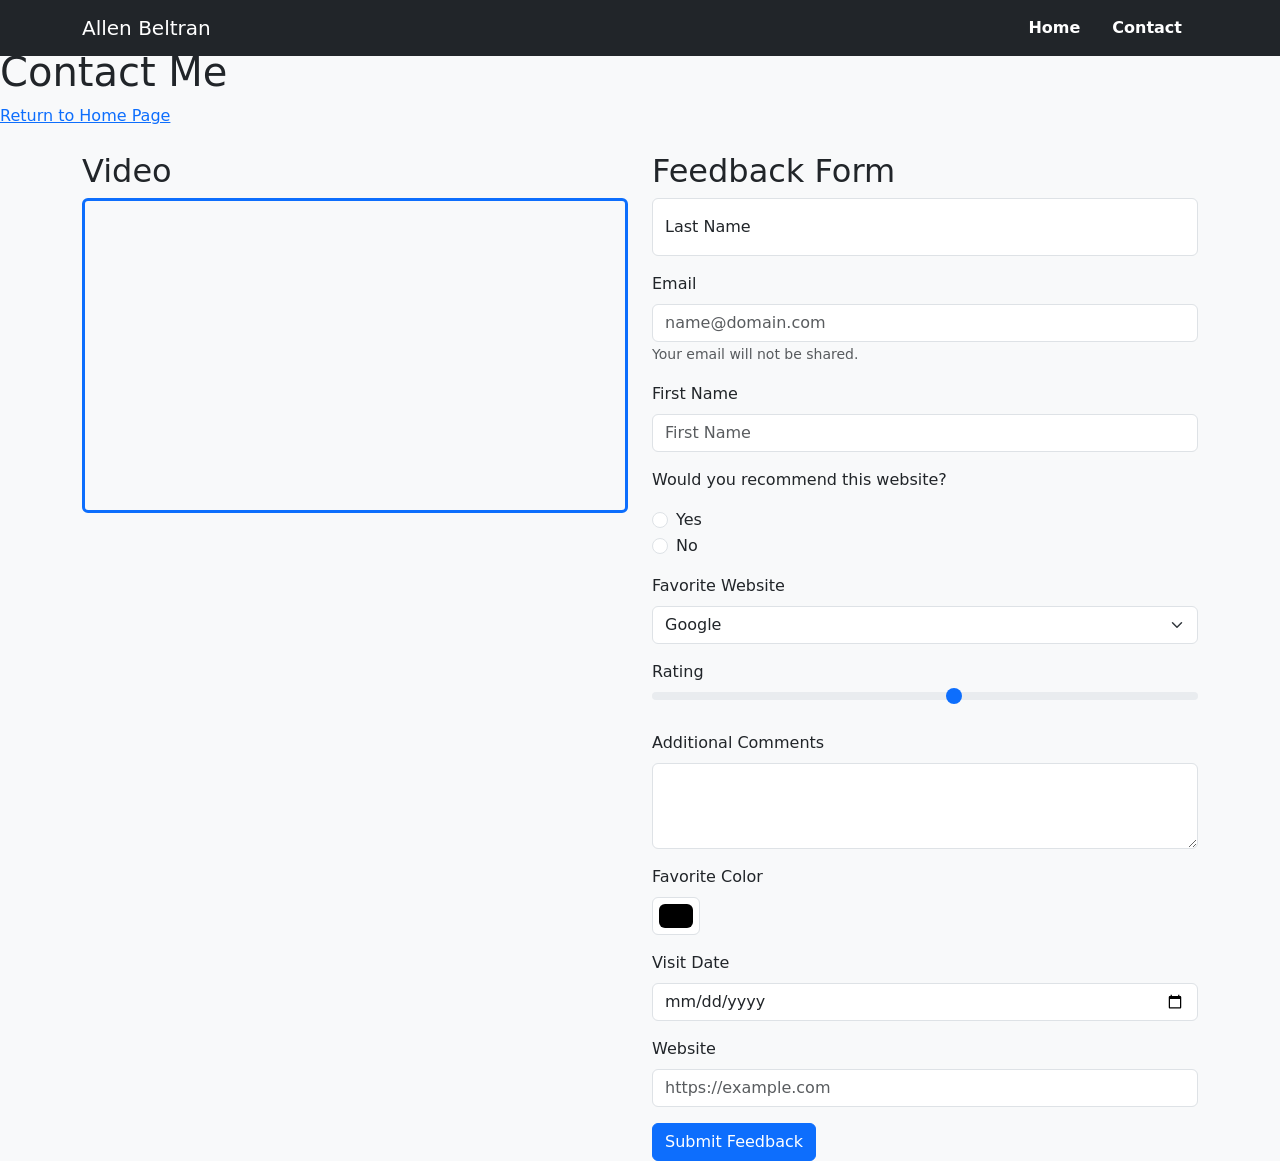
<file: ContactMe.html>
<!DOCTYPE html>
<html lang="en">

<head>
    <meta charset="UTF-8">
    <meta name="viewport" content="width=device-width, initial-scale=1.0">
    <title>Contact Me</title>
    <link href="https://cdn.jsdelivr.net/npm/bootstrap@5.3.8/dist/css/bootstrap.min.css" rel="stylesheet"
        integrity="sha384-sRIl4kxILFvY47J16cr9ZwB07vP4J8+LH7qKQnuqkuIAvNWLzeN8tE5YBujZqJLB" crossorigin="anonymous">
</head>

<body class="bg-light pt-5">
    <nav class="navbar navbar-dark bg-dark fixed-top">
        <div class="container">
            <a class="navbar-brand" href="index.html">Allen Beltran</a>
            <ul class="nav fw-bold">
                <li class="nav-item">
                    <a class="nav-link text-white" href="index.html">Home</a>
                </li>
                <li class="nav-item">
                    <a class="nav-link text-white" href="ContactMe.html">Contact</a>
                </li>
            </ul>
        </div>
    </nav>
    <h1>Contact Me</h1>
    <p><a href="index.html"> Return to Home Page</a></p>
    <div class="container mt-4">
        <div class="row g-4">
            <div class="col-md-6">


                <h2>Video</h2>
                <iframe class="border border-3 border-primary rounded w-100" width="560" height="315"
                    src="https://www.youtube.com/embed/QC8iQqtG0hg?si=w1Q6LYq-YWy2hZix" title="YouTube video player"
                    allow="accelerometer; autoplay; clipboard-write; encrypted-media; gyroscope; picture-in-picture; web-share"
                    referrerpolicy="strict-origin-when-cross-origin" allowfullscreen></iframe>
            </div>
            <div class="col-md-6">

                <h2>Feedback Form</h2>
                <form name="feedback">
                    <div class="form-floating mb-3">
                        <input type="text" class="form-control" id="lname" name="lname" placeholder="Last Name"
                            required>
                        <label for="lname">Last Name</label>
                    </div>
                    <div class="mb-3">
                        <label for="mail" class="form-label">Email</label>
                        <input type="email" class="form-control" id="mail" name="mail" placeholder="name@domain.com"
                            aria-describedby="emailHelp">
                        <small id="emailHelp" class="form-text text-muted">
                            Your email will not be shared.
                        </small>
                    </div>

                    <div class="mb-3">
                        <label for="fname" class="form-label">First Name</label>
                        <input type="text" class="form-control" id="fname" name="fname" placeholder="First Name"
                            required>
                    </div>

                    <div class="mb-3">
                        <p>Would you recommend this website?</p>

                        <div class="form-check">
                            <input class="form-check-input" type="radio" name="recommend" id="recommendYes" value="yes">
                            <label class="form-check-label" for="recommendYes">Yes</label>
                        </div>

                        <div class="form-check">
                            <input class="form-check-input" type="radio" name="recommend" id="recommendNo" value="no">
                            <label class="form-check-label" for="recommendNo">No</label>
                        </div>
                    </div>
                    <div class="mb-3">
                        <label for="favorite" class="form-label">Favorite Website</label>
                        <select id="favorite" name="favorite" class="form-select">
                            <option value="google">Google</option>
                            <option value="facebook">Facebook</option>
                            <option value="twitter">Twitter</option>
                            <option value="time">Time</option>
                        </select>
                    </div>

                    <div class="mb-3">
                        <label for="rating" class="Form-label">Rating</label>
                        <input type="range" class="form-range" id="rating" name="rating" min="1" max="10">
                    </div>
                    <div class="mb-3">
                        <label for="comment" class="form-label">Additional Comments</label>
                        <textarea class="form-control" id="comment" name="comment" rows="3"></textarea>
                    </div>

                    <div class="mb-3">
                        <label for="color" class="form-label">Favorite Color</label>
                        <input type="color" class="form-control form-control-color" id="color" name="color">
                    </div>


                    <div class="mb-3">
                        <label for="date" class="form-label">Visit Date</label>
                        <input type="date" class="form-control" id="date" name="date">
                    </div>

                    <div class="mb-3">
                        <label for="website" class="form-label">Website</label>
                        <input type="url" class="form-control" id="website" name="website"
                            placeholder="https://example.com">
                    </div>
                    <input type="submit" name="submit" class="btn btn-primary" value="Submit Feedback">

                </form>
            </div>
        </div>
    </div>
    <script src="https://cdn.jsdelivr.net/npm/bootstrap@5.3.8/dist/js/bootstrap.bundle.min.js"
        integrity="sha384-FKyoEForCGlyvwx9Hj09JcYn3nv7wiPVlz7YYwJrWVcXK/BmnVDxM+D2scQbITxI"
        crossorigin="anonymous"></script>
</body>

</html>
</file>
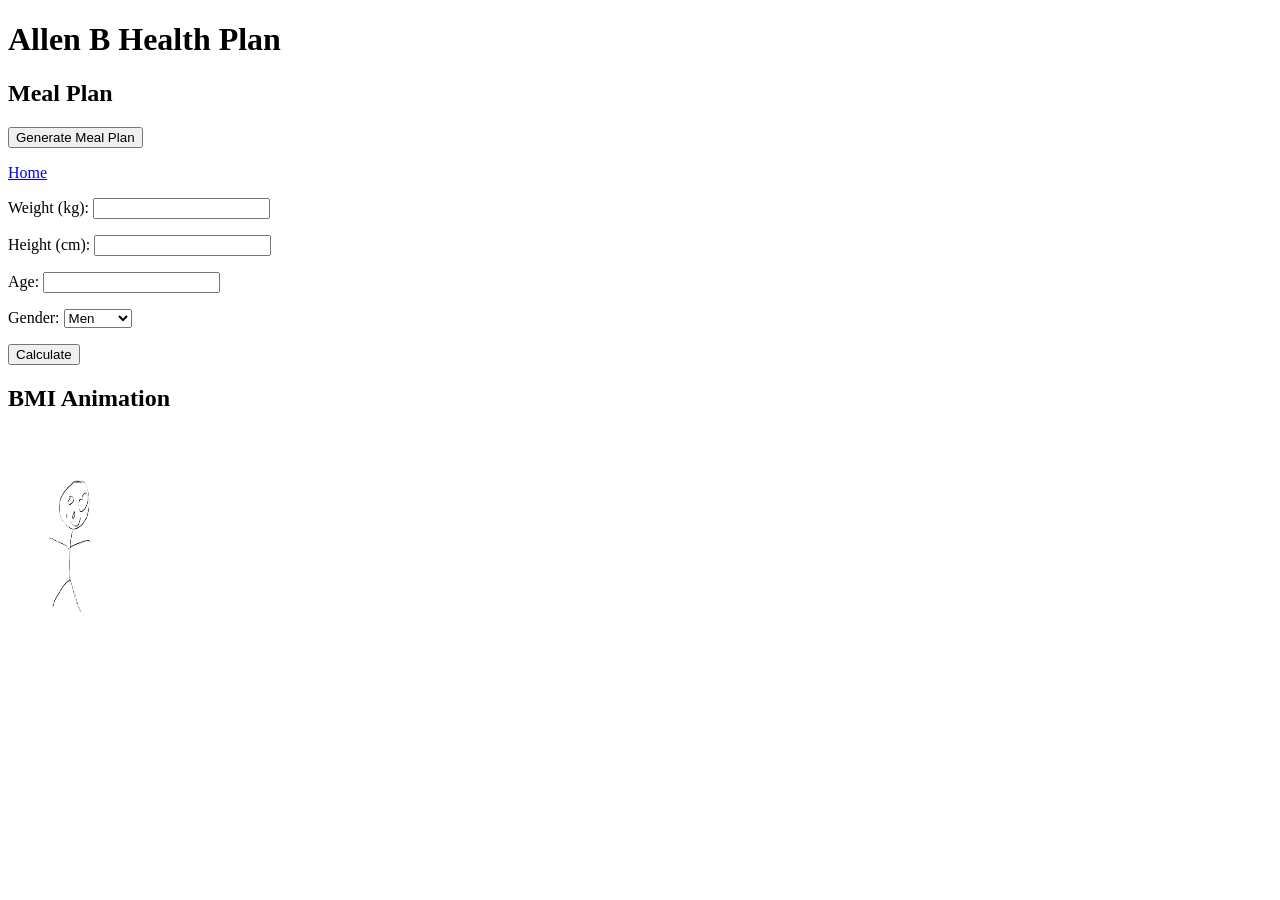
<file: healthplan.html>
<!DOCTYPE html>
<html lang="en">

<head>
    <meta charset="UTF-8">
    <meta name="viewport" content="width=device-width, initial-scale=1.0">
    <title>Allen B Health Plan</title>
</head>

<body>

    <h1>Allen B Health Plan</h1>

    <h2>Meal Plan</h2>

    <input type="button" id="mealPlan" value="Generate Meal Plan">

    <ul id="mealList"></ul>
    <p id="mealTotal"></p>
    <p id="mealCalories">

    </p>

    <p><a href="index.html">Home</a></p>

    <p>
        <label for="weight">Weight (kg):</label>
        <input type="text" id="weight">
    </p>

    <p>
        <label for="height">Height (cm):</label>
        <input type="text" id="height">
    </p>

    <p>
        <label for="age">Age:</label>

        <input type="text" id="age">
    </p>

    <p>

        <label for="gender">Gender: </label>

        <select id="gender">
            <option value="men">Men </option>
            <option value="women"> Women </option>

        </select>

    </p>

    <input type="button" id="calculate" value="Calculate">

    <p id="bmiResult">

    </p>

    <p id="calorieResult"></p>
    <h2>BMI Animation</h2>
    <img id="person" src="img/person.png" alt="My person drawing" width="150" height="200">

    <script>

        const foodDatabase = [
            { name: "Apple (1 medium)", cal: 95 },
            { name: "Banana (1 medium)", cal: 105 },
            { name: "Orange (1 medium)", cal: 62 },
            { name: "Grapes (1 cup)", cal: 104 },
            { name: "Strawberries (1 cup)", cal: 49 },
            { name: "Broccoli (1 cup)", cal: 55 },
            { name: "Carrots (1 cup)", cal: 52 },
            { name: "Spinach (1 cup)", cal: 7 },
            { name: "Potato (1 medium)", cal: 161 },
            { name: "Sweet Potato (1 medium)", cal: 103 },
            { name: "Avocado (half)", cal: 117 },
            { name: "Chicken Breast (4oz)", cal: 165 },
            { name: "Salmon (4oz)", cal: 235 },
            { name: "Ground Beef 80/20 (4oz)", cal: 287 },
            { name: "Egg (1 large)", cal: 72 },
            { name: "Tofu (1/2 cup)", cal: 94 },
            { name: "Black Beans (1/2 cup)", cal: 114 },
            { name: "Lentils (1/2 cup)", cal: 115 },
            { name: "Plain Greek Yogurt (1 cup)", cal: 100 },
            { name: "Almonds (1 oz)", cal: 164 },
            { name: "Peanuts (1 oz)", cal: 161 },
            { name: "Peanut Butter (2 tbsp)", cal: 188 },
            { name: "Brown Rice (1 cup cooked)", cal: 216 },
            { name: "White Rice (1 cup cooked)", cal: 205 },
            { name: "Quinoa (1 cup cooked)", cal: 222 },
            { name: "Oats (1/2 cup dry)", cal: 150 },
            { name: "Whole Wheat Bread (1 slice)", cal: 69 },
            { name: "White Bread (1 slice)", cal: 75 },
            { name: "Pasta (1 cup cooked)", cal: 220 },
            { name: "Bagel (1 medium)", cal: 245 },
            { name: "Flour Tortilla (8 inch)", cal: 144 },
            { name: "Vanilla Ice Cream (1/2 cup)", cal: 137 },
            { name: "Chocolate Chip Cookie (1 medium)", cal: 148 },
            { name: "Potato Chips (1 oz)", cal: 152 },
            { name: "Pretzels (1 oz)", cal: 108 },
            { name: "Cheddar Cheese (1 oz)", cal: 113 },
            { name: "Butter (1 tbsp)", cal: 102 },
            { name: "Olive Oil (1 tbsp)", cal: 119 },
            { name: "Whole Milk (1 cup)", cal: 149 },
            { name: "Almond Milk (1 cup)", cal: 39 },
            { name: "Orange Juice (1 cup)", cal: 112 },
            { name: "Cola (12 oz)", cal: 140 },
            { name: "Black Coffee (8 oz)", cal: 2 },
            { name: "Bacon (2 slices)", cal: 86 },
            { name: "Pork Sausage (1 link)", cal: 133 },
            { name: "Pancakes (2 medium)", cal: 172 },
            { name: "Waffle (1 large)", cal: 218 },
            { name: "Honey (1 tbsp)", cal: 64 },
            { name: "Maple Syrup (1 tbsp)", cal: 52 },
            { name: "Cheese Pizza (1 slice)", cal: 285 }

        ];

        let calorieTarget = 0;

        function calculate() {

            let weight = Number(document.querySelector("#weight").value);
            let height = Number(document.querySelector("#height").value);
            let age = Number(document.querySelector("#age").value);
            let gender = document.querySelector("#gender").value;

            if (isNaN(weight) || isNaN(height) || isNaN(age) || weight <= 0 || height <= 0 || age <= 0) {

                calorieTarget = 0;

                document.querySelector("#bmiResult").textContent =
                    "Enter positive numbers for weight, height and age.";

                document.querySelector(" #calorieResult ").textContent = " ";
            } else {
                let meters = height / 100;
                let bmi = weight / (meters * meters);
                const person = document.querySelector("#person");
                let personWidth = bmi * 6;
                person.animate([
                    { width: "150px", height: "200px" },
                    { width: personWidth + "px", height: "200px" }
                ], {
                    duration: 1000,
                    fill: "forwards"
                });
                let basicCalories = 0;

                if (gender == "men") {
                    basicCalories = weight * 10 + height * 6.25 - age * 5 + 5;
                } else if (gender == "women") {
                    basicCalories = weight * 10 + height * 6.25 - age * 5 - 161;
                }

                calorieTarget = basicCalories;

                if (bmi >= 30) {
                    calorieTarget = basicCalories - 750;
                } else if (bmi >= 25) {
                    calorieTarget = basicCalories - 500;
                } else {
                    calorieTarget = basicCalories;
                }

                document.querySelector("#bmiResult").textContent =

                    "BMI: " + bmi.toFixed(2);

                document.querySelector("#calorieResult").textContent =
                    "Calorie Target: " + calorieTarget.toFixed(2);
            }
        }


        const calculateButton = document.querySelector("#calculate");

        calculateButton.addEventListener("click", calculate);

        function generateMealPlan() {
            calculate();

            document.querySelector("#mealList").innerHTML = "";
            document.querySelector("#mealTotal").textContent = "";
            document.querySelector("#mealCalories").textContent = "";

            if (calorieTarget <= 0) {

                document.querySelector("#mealTotal").textContent = "Enter valid information and calculate a positive calorie target.";
            } else {
                let order = [];

                for (let i = 0; i < foodDatabase.length; i++) {
                    order[i] = i;
                }

                // Mix the food order.

                for (let i = order.length - 1; i > 0; i--) {
                    let random = Math.floor(Math.random() * (i + 1));
                    let temp = order[i]; order[i] = order[random]; order[random] = temp;
                }

                let limit = Math.floor(calorieTarget);
                let possible = [];
                let choices = [];

                possible[0] = true;

                // Check which calorie totals we can make.

                for (let i = 0; i < order.length; i++) {
                    let foodIndex = order[i];

                    let calories = foodDatabase[foodIndex].cal;

                    for (let total = limit; total >= calories; total--) {
                        if (!possible[total] && possible[total - calories]) {
                            possible[total] = true;
                            choices[total] = {

                                food: foodIndex,

                                previous: choices[total - calories]
                            };
                        }
                    }
                }

                // Find the closest total without going over.

                let bestTotal = 0;

                for (let total = 0; total <= limit; total++) {
                    if (possible[total]) {

                        bestTotal = total;
                    }
                }

                // Display the selected foods.

                for (let choice = choices[bestTotal];
                    choice != undefined;
                    choice = choice.previous) {

                    let food = foodDatabase[choice.food];

                    document.querySelector("#mealList").innerHTML +=
                        "<li>" + food.name + " - " + food.cal + " calories</li>";
                }


                document.querySelector("#mealTotal").textContent =

                    "Total Meal Calories: " + bestTotal;


                document.querySelector("#mealCalories").textContent =

                    "Calories Remaining: " + (calorieTarget - bestTotal).toFixed(2);

            }

        }

        const mealButton = document.querySelector("#mealPlan");

        mealButton.addEventListener("click", generateMealPlan);

    </script>

</body>

</html>
</file>
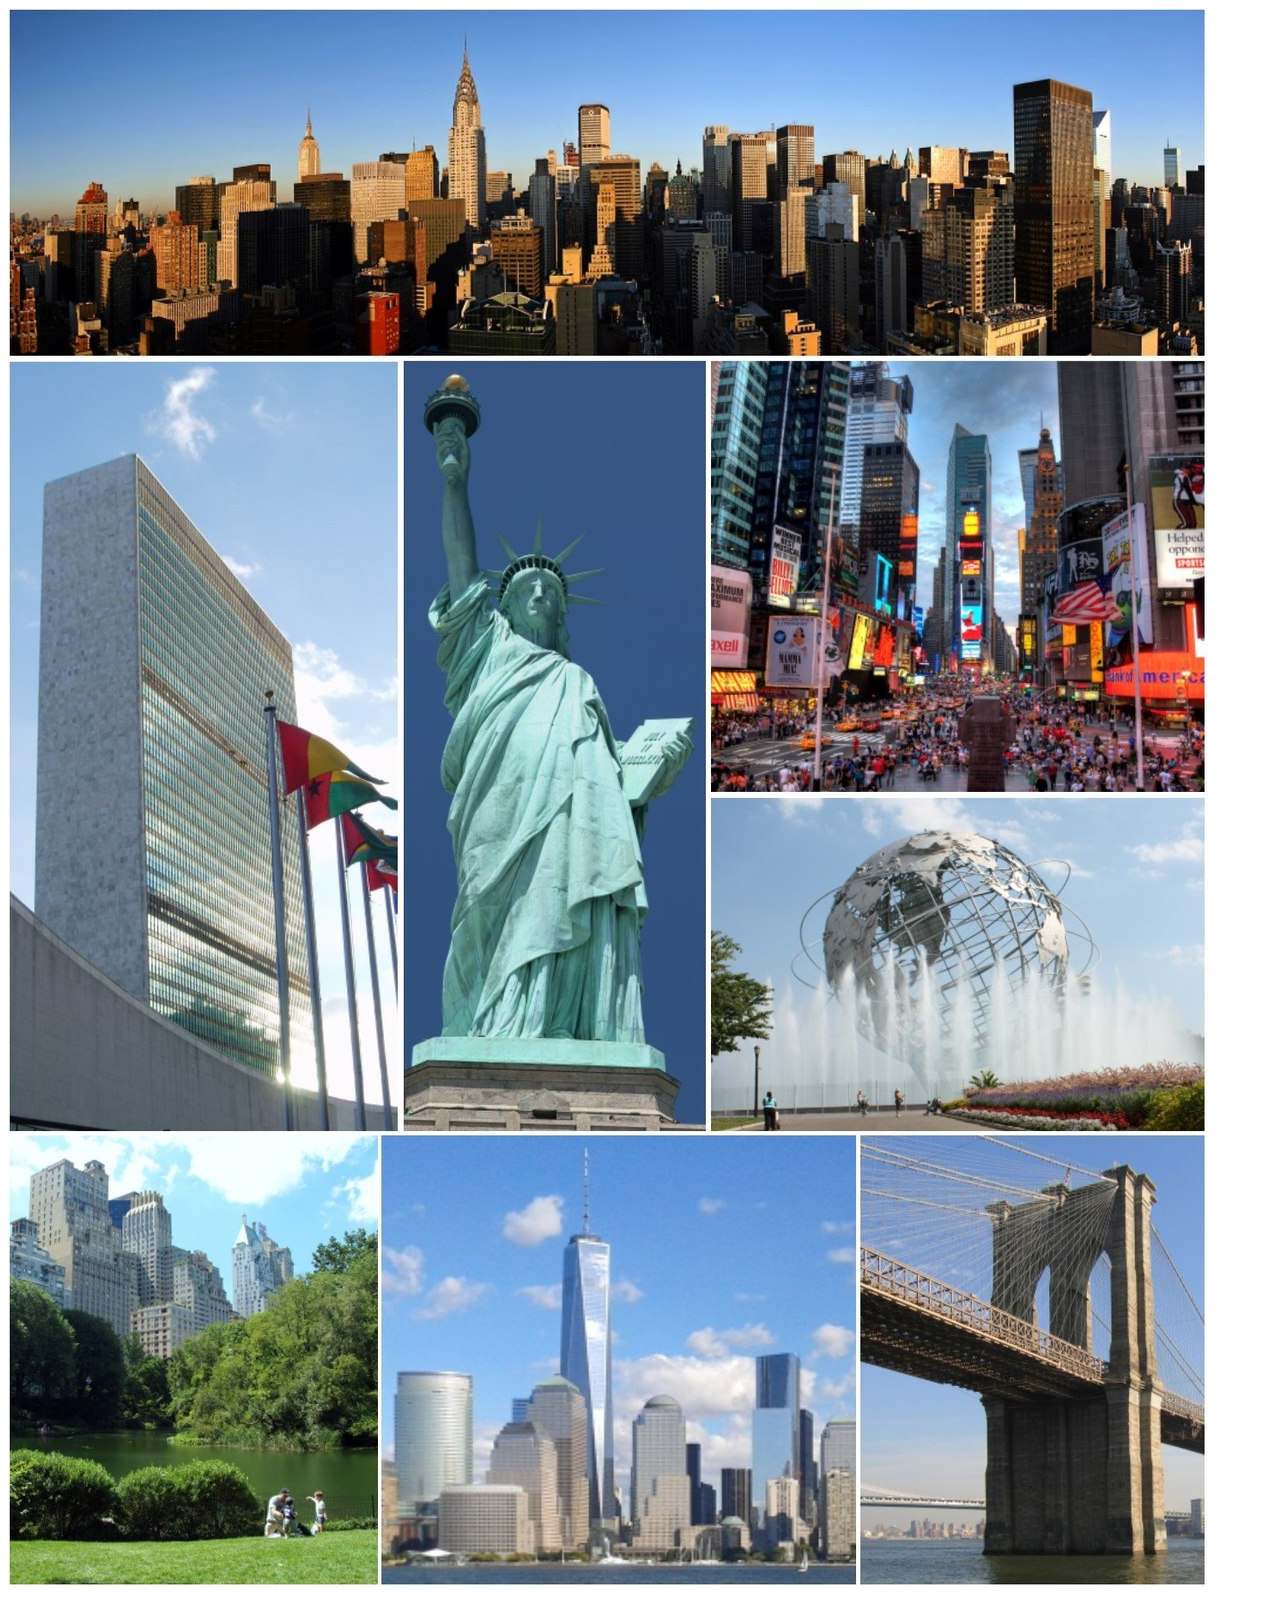
<file: doc/imageMap.html>
<!DOCTYPE html>
<!--
To change this license header, choose License Headers in Project Properties.
To change this template file, choose Tools | Templates
and open the template in the editor.
-->
<html>
    <head>
        <title>New York Attractions</title>
        <meta charset="UTF-8">
        <meta name="viewport" content="width=device-width, initial-scale=1.0">
    </head>
    <body>
        <img src="../img/NYCpicture.jpg" usemap="#attraction">
        <map name="attraction">
            <area shape="rect" coords="0,0,1192,343" href="http://www.esbnyc.com/" alt="empircal" >
            <area shape="rect" coords="0,343,392,1119" href="https://visit.un.org/" alt="UN headquarter" >
            <area shape="rect" coords="400,343,706,1132" href="https://www.nps.gov/stli/index.htm" alt="liberty statue" >
            <area shape="rect" coords="706,343,1192,782" href="https://www.timessquarenyc.org/" alt="time square" >
            <area shape="rect" coords="706,782,1192,1132" href="http://www.esbnyc.com/" alt="empircal" >
            <area shape="rect" coords="0,1132,366,1579" href="https://www.centralpark.com/" alt="center park" >
            <area shape="rect" coords="366,1132,850,1579" href="https://www.wtc.com/" alt="world trade center" >
            <area shape="rect" coords="851,1132,1192,1579" href="https://www.brooklynbridgepark.org/" alt="brooklyn bridge" >           
        </map>
        

    </body>
</html>
</file>
